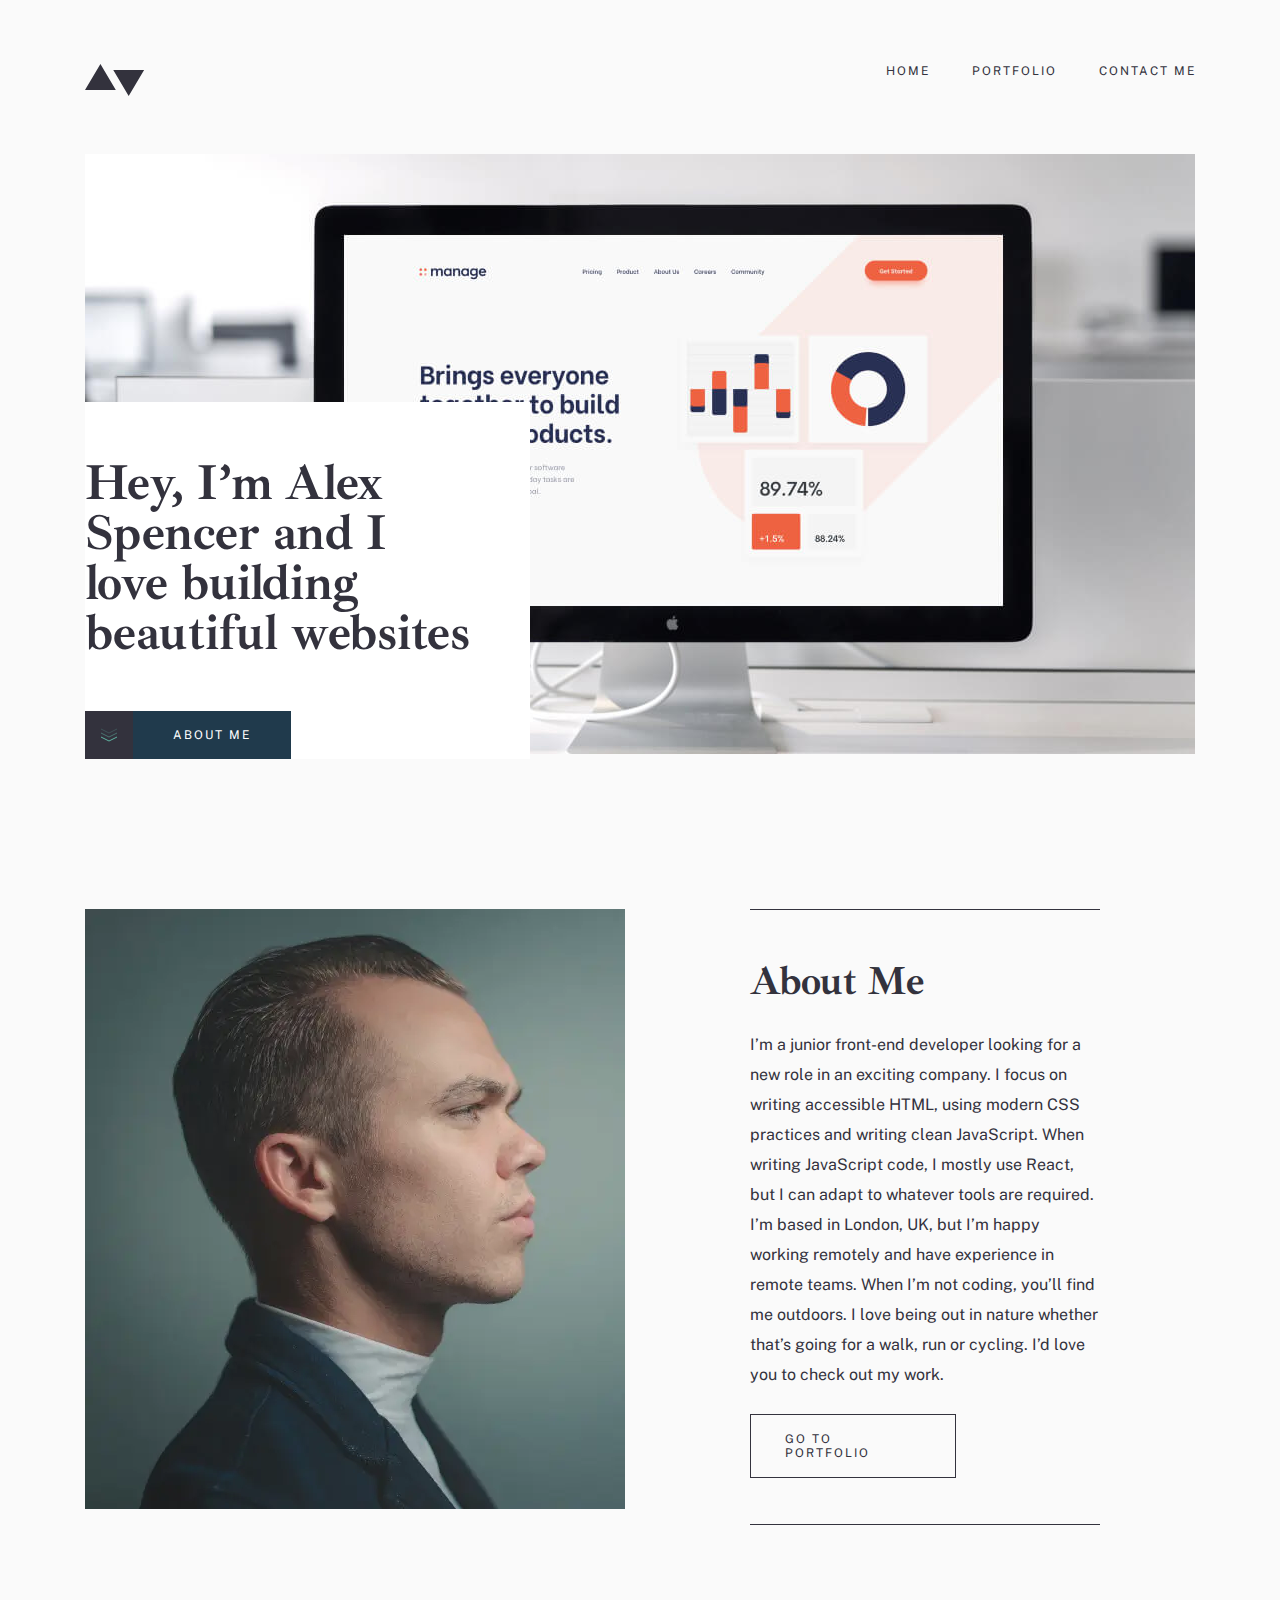
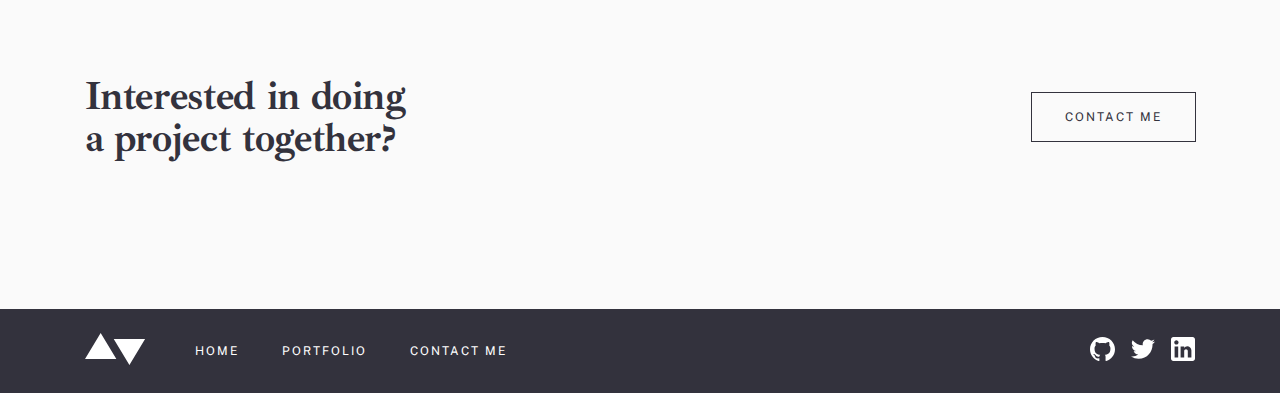
<file: index.html>
<!DOCTYPE html>
<html lang="en">
<head>
    <meta charset="UTF-8">
    <meta http-equiv="X-UA-Compatible" content="IE=edge">
    <meta name="viewport" content="width=device-width, initial-scale=1.0">
    <link rel="stylesheet" href="./css/main.css">
    <title>Home</title>
</head>
<body>
    <header class="header">
        <div class="container">
            <div class="header__row">
                <a class="header__link" href="./index.html">
                    <img 
                        class="header__logo" 
                        src="./images/h-logo.svg" 
                        width="60"
                        height="32"
                        alt="site-logo" >
                </a>
                <button class="header__menu">
                    <span class="visually-hidden">Menu</span>
                </button>
                <div class="header__wrapper">
                    <button class="header__close">
                        <span class="visually-hidden">Close</span>
                    </button>
                    <nav class="header__nav">
                        <a class="header__nav__link" href="./index.html">HOME</a>
                        <a class="header__nav__link" href="#">PORTFOLIO</a>
                        <a class="header__nav__link" href="./contact.html">CONTACT ME</a>
                    </nav>
                </div>
            </div>
        </div>
    </header>
    <section class="hero">
        <div class="container">
            <div class="hero__top">
                    <picture>
                        <source media="(max-width:375px)" 
                            width="311"
                            height="271"
                            srcset="./images/m-manage.jpg 1x , ./imgages/m-manage@2x.jpg 2x">

                        <source media="(max-width:768px)" 
                            width="688"
                            height="600"
                            srcset="./images/t-manage.jpg 1x , ./imgages/t-manage@2x.jpg 2x">

                        <img 
                            class="hero__top__img"
                            src="./images/manage.jpg" 
                            width="1110"
                            height="600"
                            srcset="./images/manage.jpg 1x , ./imgages/manage@2x.jpg 2x" 
                            alt="manage" >
                    </picture>
                
                <div class="hero__about">
                    <h2 class="hero__about__me">Hey, I’m Alex Spencer and I love building beautiful websites</h2>
                    <a href="#about" class="hero__link">
                        <div class="hero__wrapper">
                            <div class="hero__wrapper__left">
                            </div>
                            <div class="hero__wrapper__right">ABOUT ME</div>
                        </div>
                    </a>
                </div>
            </div>
        </div>
    </section>
    <section class="about" id="about">
        <div class="container">
            <div class="about__row">
                <div class="about__row__left">
                    <span class="visually-hidden">okaxon</span>
                </div>
                <div class="about__row__right">
                    <h2 class="about__row__right__title">About Me</h2>
                    <p class="about__row__right__paragraph">
                        I’m a junior front-end developer looking for a new role in an exciting company. I focus on writing accessible HTML, using modern CSS practices and writing clean JavaScript. When writing JavaScript code, I mostly use React, but I can adapt to whatever tools are required. I’m based in London, UK, but I’m happy working remotely and have experience in remote teams. When I’m not coding, you’ll find me outdoors. I love being out in nature whether that’s going for a walk, run or cycling. I’d love you to check out my work.
                    </p>
                    <a href="#" class="about__row__right__link">GO TO PORTFOLIO</a>
                </div>
            </div>
        </div>
    </section>
    <section class="contact">
        <div class="container contact__row">
            <h2 class="contact__row__paragraph">Interested in doing a project together?</h2>
            <a href="./contact.html" class="contact__row__link">CONTACT ME</a>
        </div>
    </section>
    <footer class="footer">
        <div class="container">
            <div class="footer__row">
                <a href="./index.html" class="footer__link">
                    <img 
                        src="./images/f-logo.svg" 
                        width="61"
                        height="32"
                        alt="site-logo" 
                        class="footer__logo">
                </a>
                <nav class="footer__nav">
                    <a class="footer__nav__link" href="./index.html">HOME</a>
                    <a class="footer__nav__link" href="#">PORTFOLIO</a>
                    <a class="footer__nav__link" href="./contact.html">CONTACT ME</a>
                </nav>
                <ul class="footer__list">
                    <li class="footer__list__item">
                        <a class="footer__list__link" target="blank" href="https://mushukcha.uz">
                            <img 
                                class="footer__list__img" 
                                src="./images/cat.svg" 
                                width="25"
                                height="24"
                                alt="cat">
                        </a>
                    </li>
                    <li class="footer__list__item">
                        <a class="footer__list__link" target="blank" href="https://twitter.com">
                            <img 
                                class="footer__list__img" 
                                src="./images/twitter.svg" 
                                width="24"
                                height="20"
                                alt="cat">
                        </a>
                    </li>
                    <li class="footer__list__item">
                        <a class="footer__list__link" target="blank" href="https://inline.com">
                            <img 
                                class="footer__list__img" 
                                src="./images/in.svg" 
                                width="24"
                                height="24"
                                alt="cat">
                        </a>
                    </li>
                </ul>
            </div>
        </div>
    </footer>
</body>
</html>
</file>
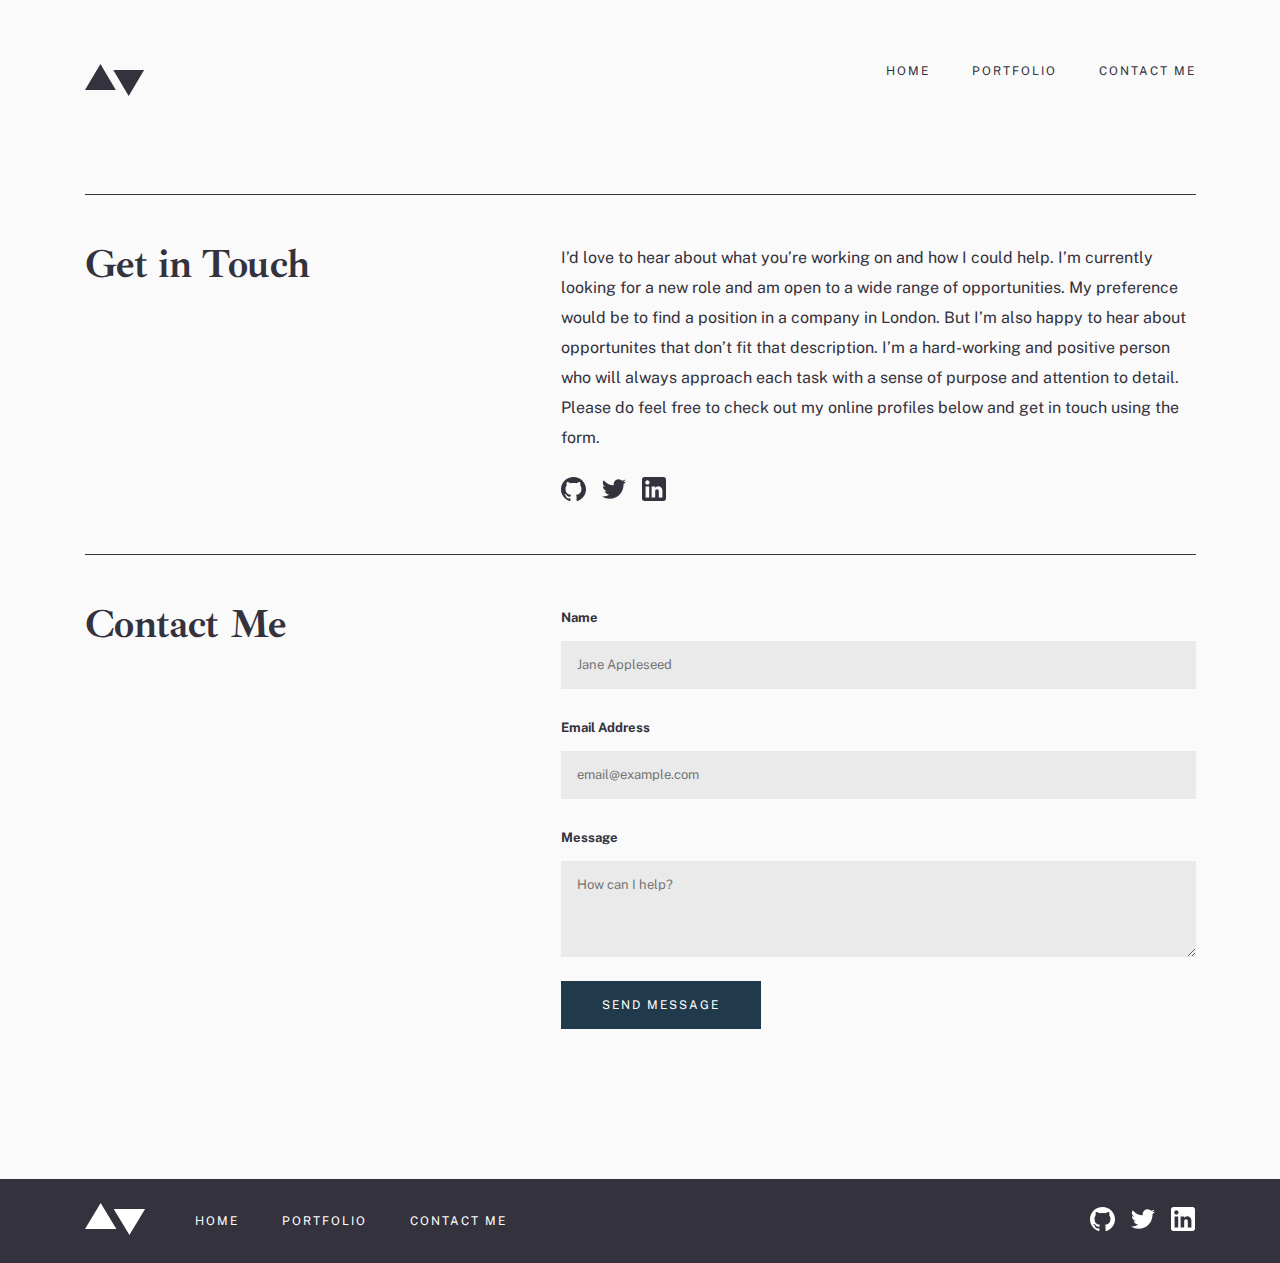
<file: contact.html>
<!DOCTYPE html>
<html lang="en">
<head>
    <meta charset="UTF-8">
    <meta http-equiv="X-UA-Compatible" content="IE=edge">
    <meta name="viewport" content="width=device-width, initial-scale=1.0">
    <link rel="stylesheet" href="./css/main.css">
    <title>Contactme</title>
</head>
<body>
    <header class="header">
        <div class="container">
            <div class="header__row">
                <a class="header__link" href="./index.html">
                    <img 
                        class="header__logo" 
                        src="./images/h-logo.svg" 
                        width="60"
                        height="32"
                        alt="site-logo" >
                </a>
                <button class="header__menu">
                    <span class="visually-hidden">Menu</span>
                </button>
                <div class="header__wrapper">
                    <button class="header__close">
                        <span class="visually-hidden">Close</span>
                    </button>
                    <nav class="header__nav">
                        <a class="header__nav__link" href="./index.html">HOME</a>
                        <a class="header__nav__link" href="#">PORTFOLIO</a>
                        <a class="header__nav__link" href="./cotact.html">CONTACT ME</a>
                    </nav>
                </div>
            </div>
        </div>
    </header>
    <section class="touch">
        <div class="container">
            <div class="touch__row">
                <h2 class="touch__title">Get in Touch</h2>
                <div class="touch__right">
                    <p class="touch__paragraph">
                        I’d love to hear about what you’re working on and how I could help. I’m currently looking for a new role and am open to a wide range of opportunities. My preference would be to find a position in a company in London. But I’m also happy to hear about opportunites that don’t fit that description. I’m a hard-working and positive person who will always approach each task with a sense of purpose and attention to detail. Please do feel free to check out my online profiles below and get in touch using the form.
                    </p>
                    <ul class="touch__list">
                        <li class="touch__list__item">
                            <a class="touch__list__link" target="blank" href="https://mushukcha.uz">
                                <img 
                                    class="touch__list__img" 
                                    src="./images/c-cat.svg" 
                                    width="25"
                                    height="24"
                                    alt="cat">
                            </a>
                        </li>
                        <li class="touch__list__item">
                            <a class="touch__list__link" target="blank" href="https://twitter.com">
                                <img 
                                    class="touch__list__img" 
                                    src="./images/c-twitter.svg" 
                                    width="24"
                                    height="20"
                                    alt="cat">
                            </a>
                        </li>
                        <li class="touch__list__item">
                            <a class="touch__list__link" target="blank" href="https://inline.com">
                                <img 
                                    class="touch__list__img" 
                                    src="./images/c-in.svg" 
                                    width="24"
                                    height="24"
                                    alt="cat">
                            </a>
                        </li>
                    </ul>
                </div>
            </div>
        </div>
    </section>
    <section class="snack">
        <div class="container">
            <div class="snack__row">
                <h2 class="snack__row__title">Contact Me</h2>
                <form class="snack__form" action="https://@echo.htmlacademy.ru">
                    <label class="snack__form__name"  for="name">Name</label>
                    <input type="text" id="name" name="name" class="snack__form__text" required placeholder="Jane Appleseed">
                    <label class="snack__form__address"  for="email">Email Address</label>
                    <input type="email" id="email" name="email" class="snack__form__email" required placeholder="email@example.com">
                    <label class="snack__form__message"  for="message">Message</label>
                    <textarea class="snack__form__textarea" name="message" id="message" required cols="30" rows="10" placeholder="How can I help?"></textarea>
                    <button class="snack__form__btn" type="submit">SEND MESSAGE</button>
                </form>
            </div>
        </div>
    </section>
    <footer class="footer">
        <div class="container">
            <div class="footer__row">
                <a href="./index.html" class="footer__link">
                    <img 
                        src="./images/f-logo.svg" 
                        width="61"
                        height="32"
                        alt="site-logo" 
                        class="footer__logo">
                </a>
                <nav class="footer__nav">
                    <a class="footer__nav__link" href="./index.html">HOME</a>
                    <a class="footer__nav__link" href="#">PORTFOLIO</a>
                    <a class="footer__nav__link" href="./contact.html">CONTACT ME</a>
                </nav>
                <ul class="footer__list">
                    <li class="footer__list__item">
                        <a class="footer__list__link" target="blank" href="https://mushukcha.uz">
                            <img 
                                class="footer__list__img" 
                                src="./images/cat.svg" 
                                width="25"
                                height="24"
                                alt="cat">
                        </a>
                    </li>
                    <li class="footer__list__item">
                        <a class="footer__list__link" target="blank" href="https://twitter.com">
                            <img 
                                class="footer__list__img" 
                                src="./images/twitter.svg" 
                                width="24"
                                height="20"
                                alt="cat">
                        </a>
                    </li>
                    <li class="footer__list__item">
                        <a class="footer__list__link" target="blank" href="https://inline.com">
                            <img 
                                class="footer__list__img" 
                                src="./images/in.svg" 
                                width="24"
                                height="24"
                                alt="cat">
                        </a>
                    </li>
                </ul>
            </div>
        </div>
    </footer>
</body>
</html>
</file>
<file: css/main.css>
/*! normalize.css v8.0.1 | MIT License | github.com/necolas/normalize.css */html{line-height:1.15;-webkit-text-size-adjust:100%}body{margin:0}main{display:block}h1{font-size:2em;margin:.67em 0}hr{box-sizing:content-box;height:0;overflow:visible}pre{font-family:monospace,monospace;font-size:1em}a{background-color:rgba(0,0,0,0)}abbr[title]{border-bottom:none;text-decoration:underline;-webkit-text-decoration:underline dotted;text-decoration:underline dotted}b,strong{font-weight:bolder}code,kbd,samp{font-family:monospace,monospace;font-size:1em}small{font-size:80%}sub,sup{font-size:75%;line-height:0;position:relative;vertical-align:baseline}sub{bottom:-0.25em}sup{top:-0.5em}img{border-style:none}button,input,optgroup,select,textarea{font-family:inherit;font-size:100%;line-height:1.15;margin:0}button,input{overflow:visible}button,select{text-transform:none}button,[type=button],[type=reset],[type=submit]{-webkit-appearance:button}button::-moz-focus-inner,[type=button]::-moz-focus-inner,[type=reset]::-moz-focus-inner,[type=submit]::-moz-focus-inner{border-style:none;padding:0}button:-moz-focusring,[type=button]:-moz-focusring,[type=reset]:-moz-focusring,[type=submit]:-moz-focusring{outline:1px dotted ButtonText}fieldset{padding:.35em .75em .625em}legend{box-sizing:border-box;color:inherit;display:table;max-width:100%;padding:0;white-space:normal}progress{vertical-align:baseline}textarea{overflow:auto}[type=checkbox],[type=radio]{box-sizing:border-box;padding:0}[type=number]::-webkit-inner-spin-button,[type=number]::-webkit-outer-spin-button{height:auto}[type=search]{-webkit-appearance:textfield;outline-offset:-2px}[type=search]::-webkit-search-decoration{-webkit-appearance:none}::-webkit-file-upload-button{-webkit-appearance:button;font:inherit}details{display:block}summary{display:list-item}template{display:none}[hidden]{display:none}.visually-hidden{position:absolute;white-space:nowrap;width:1px;height:1px;overflow:hidden;border:0;padding:0;clip:rect(0 0 0 0);-webkit-clip-path:inset(50%);clip-path:inset(50%);margin:-1px}*,*::before,*::after{box-sizing:border-box}html{scroll-behavior:smooth}body{margin:0;padding:0;background-color:#fafafa}.container{max-width:1175px;margin:0 auto;padding:0 32px}@font-face{font-family:"Ibarra Real Nova";font-style:normal;font-weight:400;src:url("../fonts/ibarra-real-nova-v20-latin-ext_latin-regular.woff2") format("woff2"),url("../fonts/ibarra-real-nova-v20-latin-ext_latin-regular.woff") format("woff")}@font-face{font-family:"Ibarra Real Nova";font-style:normal;font-weight:700;src:url("../fonts/ibarra-real-nova-v20-latin-ext_latin-700.woff2") format("woff2"),url("../fonts/ibarra-real-nova-v20-latin-ext_latin-700.woff") format("woff")}@font-face{font-family:"Public Sans";font-style:normal;font-weight:400;src:url("../fonts/public-sans-v14-latin-ext_latin-regular.woff2") format("woff2"),url("../fonts/public-sans-v14-latin-ext_latin-regular.woff") format("woff")}@font-face{font-family:"Public Sans";font-style:normal;font-weight:700;src:local(""),url("../fonts/public-sans-v14-latin-ext_latin-700.woff2") format("woff2"),url("../fonts/public-sans-v14-latin-ext_latin-700.woff") format("woff")}.header{padding:64px 0 54px 0}.header__row{display:flex;justify-content:space-between}.header__menu{display:none}.header__close{display:none}.header__nav{margin:0;padding:0;display:flex;align-items:center}.header__nav__link{text-decoration:none;font-family:"Public Sans";font-style:normal;font-weight:400;font-size:12px;line-height:14px;letter-spacing:2px;text-transform:uppercase;color:#33323d;margin-left:42px}.header__nav__link:first-child{margin-left:0}.header__nav__link:hover{color:#5fb4a2}@media only screen and (max-width: 768px){.header{padding:64px 0 47px 0}.header__row{display:flex;justify-content:space-between}.header__menu{display:none}.header__close{display:none}.header__nav{margin:0;padding:0;display:flex;align-items:center}.header__nav__link{text-decoration:none;font-family:"Public Sans";font-style:normal;font-weight:400;font-size:12px;line-height:14px;letter-spacing:2px;text-transform:uppercase;color:#33323d;margin-left:42px}.header__nav__link:first-child{margin-left:0}.header__nav__link:hover{color:#5fb4a2}}@media only screen and (max-width: 375px){.header{padding:32px 0 40px 0}.header__row{display:flex;justify-content:space-between}.header__menu{display:flex;align-self:center;width:24px;height:13px;background-color:rgba(0,0,0,0);border:none;background-image:url(../../images/menu.png);background-repeat:no-repeat;background-position:center;cursor:pointer}.header__wrapper{display:none;flex-direction:column}.header__close{display:flex;align-self:flex-end;width:18px;height:19px;background-color:rgba(0,0,0,0);border:none;background-image:url(../../images/close.png);background-repeat:no-repeat;background-position:center;cursor:pointer}.header__nav{margin:0;padding:0;padding:40px 63px;margin-top:30px;display:flex;flex-direction:column;background-color:#33323d;display:flex;align-items:center}.header__nav__link{margin:0;text-decoration:none;font-family:"Public Sans";font-style:normal;font-weight:400;font-size:12px;line-height:14px;letter-spacing:2px;text-transform:uppercase;color:#fff;margin-top:32px;display:flex;justify-content:center}.header__nav__link:first-child{margin-top:0}.header__nav__link:hover{color:#5fb4a2}}.footer{background-color:#33323d;margin-top:150px}.footer__row{display:flex;padding:24px 0}.footer__link{margin-right:49px}.footer__logo{width:61px;height:32px}.footer__nav{display:flex;align-items:center;margin:0;padding:0;margin-right:583px}.footer__nav__link{text-decoration:none;font-family:"Public Sans";font-style:normal;font-weight:400;font-size:12px;line-height:14px;letter-spacing:2px;text-transform:uppercase;color:#fff;margin-right:43px}.footer__nav__link:last-child{margin-right:0}.footer__nav__link:hover{color:#5fb4a2}.footer__list{margin:0;padding:0;list-style-type:none;display:flex;align-items:center}.footer__list__item{margin-left:16px}.footer__list__item:first-child{margin-left:0}@media only screen and (max-width: 768px){.footer{background-color:#33323d;margin-top:96px}.footer__row{display:flex;padding:24px 0}.footer__link{margin-right:49px}.footer__logo{width:61px;height:32px}.footer__nav{display:flex;align-items:center;margin:0;padding:0;margin-right:176px}.footer__nav__link{text-decoration:none;font-family:"Public Sans";font-style:normal;font-weight:400;font-size:12px;line-height:14px;letter-spacing:2px;text-transform:uppercase;color:#fff;margin-right:43px}.footer__nav__link:last-child{margin-right:0}.footer__nav__link:hover{color:#5fb4a2}.footer__list{margin:0;padding:0;list-style-type:none;display:flex;align-items:center}.footer__list__item{margin-left:16px}.footer__list__item:first-child{margin-left:0}}@media only screen and (max-width: 375px){.footer{background-color:#33323d;margin-top:80px}.footer__row{display:flex;flex-direction:column;padding:56px 0}.footer__link{margin:0;display:flex;align-self:center;margin-bottom:40px}.footer__logo{width:61px;height:32px}.footer__nav{display:flex;flex-direction:column;align-items:center;margin:0;padding:0;margin-bottom:40px}.footer__nav__link{margin:0;text-decoration:none;font-family:"Public Sans";font-style:normal;font-weight:400;font-size:12px;line-height:14px;letter-spacing:2px;text-transform:uppercase;color:#fff;margin-bottom:32px}.footer__nav__link:last-child{margin-bottom:0}.footer__nav__link:hover{color:#5fb4a2}.footer__list{margin:0;padding:0;list-style-type:none;display:flex;justify-content:center;align-items:center}.footer__list__item{margin-left:16px}.footer__list__item:first-child{margin-left:0}}.hero__top{position:relative}.hero__about{padding:56px 55px 0 0;position:absolute;background-color:#fff;bottom:0;left:0}.hero__about__me{margin:0;padding:0;margin-bottom:53px;font-family:"Ibarra Real Nova";font-style:normal;font-weight:700;font-size:50px;line-height:50px;letter-spacing:-0.446429px;color:#33323d;width:390px;height:200px}.hero__link{text-decoration:none}.hero__wrapper{display:flex;width:206px}.hero__wrapper__left{background-color:#33323d;background-image:url(../../images/line.svg);background-repeat:no-repeat;background-position:center;padding:18px 16px;width:48px;height:48px}.hero__wrapper__img{width:16px;height:12px}.hero__wrapper__right{background-color:#203a4c;padding:17px 40px;width:158px;height:48px;font-family:"Public Sans";font-style:normal;font-weight:400;font-size:12px;line-height:14px;text-align:center;letter-spacing:2px;text-transform:uppercase;color:#fff}.hero__wrapper:hover .hero__wrapper__left{background-color:#268873;background-image:url(../../images/hover-line.svg);background-repeat:no-repeat;background-position:center}.hero__wrapper:hover .hero__wrapper__right{background-color:#5fb4a2}@media only screen and (max-width: 768px){.hero__top{position:relative}.hero__top__img{width:704px;height:600px}.hero__about{padding:56px 56px 0 0;position:absolute;background-color:#fff;bottom:0;left:0}.hero__about__me{margin:0;padding:0;margin-bottom:48px;font-family:"Ibarra Real Nova";font-style:normal;font-weight:700;font-size:40px;line-height:42px;letter-spacing:-0.357143px;color:#33323d;width:458px;height:126px}.hero__link{text-decoration:none}.hero__wrapper{display:flex;width:206px}.hero__wrapper__left{background-color:#33323d;background-image:url(../../images/line.svg);background-repeat:no-repeat;background-position:center;padding:18px 16px;width:48px;height:48px}.hero__wrapper__img{width:16px;height:12px}.hero__wrapper__right{background-color:#203a4c;padding:17px 40px;width:158px;height:48px;font-family:"Public Sans";font-style:normal;font-weight:400;font-size:12px;line-height:14px;text-align:center;letter-spacing:2px;text-transform:uppercase;color:#fff}.hero__wrapper:hover .hero__wrapper__left{background-color:#268873;background-image:url(../../images/hover-line.svg);background-repeat:no-repeat;background-position:center}.hero__wrapper:hover .hero__wrapper__right{background-color:#5fb4a2}}@media only screen and (max-width: 375px){.hero__top{position:relative}.hero__top__img{width:311px;height:271px}.hero__about{position:relative;padding-top:24px;background-color:#fff}.hero__about__me{margin:0;padding:0;margin-bottom:32px;font-family:"Ibarra Real Nova";font-style:normal;font-weight:700;font-size:40px;line-height:42px;letter-spacing:-0.357143px;color:#33323d;width:311px;height:168px}.hero__link{text-decoration:none}.hero__wrapper{display:flex;width:206px}.hero__wrapper__left{background-color:#33323d;background-image:url(../../images/line.svg);background-repeat:no-repeat;background-position:center;padding:18px 16px;width:48px;height:48px}.hero__wrapper__img{width:16px;height:12px}.hero__wrapper__right{background-color:#203a4c;padding:17px 40px;width:158px;height:48px;font-family:"Public Sans";font-style:normal;font-weight:400;font-size:12px;line-height:14px;text-align:center;letter-spacing:2px;text-transform:uppercase;color:#fff}.hero__wrapper:hover .hero__wrapper__left{background-color:#268873;background-image:url(../../images/hover-line.svg);background-repeat:no-repeat;background-position:center}.hero__wrapper:hover .hero__wrapper__right{background-color:#5fb4a2}}.about{padding:150px 0}.about__row{display:flex}.about__row__left{width:540px;height:600px;display:flex;background-image:url(../../images/okaxon.webp);background-repeat:no-repeat;background-position:center}.about__row__right{display:flex;flex-direction:column;max-width:350px;margin-left:125px;border-top:1px solid #33323d;border-bottom:1px solid #33323d;padding:50px 0 46px 0}.about__row__right__title{margin:0;font-family:"Ibarra Real Nova";font-style:normal;font-weight:700;font-size:40px;line-height:42px;letter-spacing:-0.357143px;color:#33323d}.about__row__right__paragraph{margin:0;font-family:"Public Sans";font-style:normal;font-weight:400;font-size:16px;line-height:30px;color:#33323d;margin:28px 0 24px 0}.about__row__right__link{max-width:206px;text-decoration:none;padding:17px 34px;border:1px solid #33323d;font-family:"Public Sans";font-style:normal;font-weight:400;font-size:12px;line-height:14px;letter-spacing:2px;text-transform:uppercase;color:#33323d}.about__row__right__link:hover{background-color:#33323d;color:#f2f2f2}@media only screen and (max-width: 768px){.about{padding:96px 0}.about__row{display:flex}.about__row__left{width:281px;height:600px;display:flex;background-image:url(../../images/t-okaxon.webp);background-repeat:no-repeat;background-position:center}.about__row__right{display:flex;flex-direction:column;max-width:339px;margin-left:69px;border-top:1px solid #33323d;border-bottom:1px solid #33323d;padding:50px 0 46px 0}.about__row__right__title{margin:0;font-family:"Ibarra Real Nova";font-style:normal;font-weight:700;font-size:40px;line-height:42px;letter-spacing:-0.357143px;color:#33323d}.about__row__right__paragraph{margin:0;font-family:"Public Sans";font-style:normal;font-weight:400;font-size:16px;line-height:30px;color:#33323d;margin:28px 0 24px 0}.about__row__right__link{max-width:206px;text-decoration:none;padding:17px 34px;border:1px solid #33323d;font-family:"Public Sans";font-style:normal;font-weight:400;font-size:12px;line-height:14px;letter-spacing:2px;text-transform:uppercase;color:#33323d}.about__row__right__link:hover{background-color:#33323d;color:#f2f2f2}}@media only screen and (max-width: 375px){.about{padding:96px 0 115px 0}.about__row{display:flex;flex-direction:column}.about__row__left{width:311px;height:346px;display:flex;background-image:url(../../images/m-okaxon.webp);background-repeat:no-repeat;background-position:center}.about__row__right{display:flex;flex-direction:column;max-width:311px;margin-left:0;border-top:1px solid #33323d;border-bottom:1px solid #33323d;padding:32px 0 51px 0}.about__row__right__title{margin:0;font-family:"Ibarra Real Nova";font-style:normal;font-weight:700;font-size:40px;line-height:42px;letter-spacing:-0.357143px;color:#33323d}.about__row__right__paragraph{margin:0;font-family:"Public Sans";font-style:normal;font-weight:400;font-size:16px;line-height:30px;color:#33323d;margin:28px 0 24px 0}.about__row__right__link{max-width:206px;text-decoration:none;padding:17px 34px;border:1px solid #33323d;font-family:"Public Sans";font-style:normal;font-weight:400;font-size:12px;line-height:14px;letter-spacing:2px;text-transform:uppercase;color:#33323d}.about__row__right__link:hover{background-color:#33323d;color:#f2f2f2}}.contact__row{display:flex;justify-content:space-between}.contact__row__paragraph{margin:0;width:350px;font-family:"Ibarra Real Nova";font-style:normal;font-weight:700;font-size:40px;line-height:42px;letter-spacing:-0.357143px;color:#33323d}.contact__row__link{text-decoration:none;max-width:165px;padding:17px 33px;border:1px solid #33323d;font-family:"Public Sans";font-style:normal;font-weight:400;font-size:12px;line-height:14px;letter-spacing:2px;text-transform:uppercase;align-self:center;color:#33323d}.contact__row__link:hover{background-color:#33323d;color:#f2f2f2}@media only screen and (max-width: 768px){.contact__row{display:flex;justify-content:space-between}.contact__row__paragraph{margin:0;width:350px;font-family:"Ibarra Real Nova";font-style:normal;font-weight:700;font-size:40px;line-height:42px;letter-spacing:-0.357143px;color:#33323d}.contact__row__link{text-decoration:none;max-width:165px;padding:17px 33px;border:1px solid #33323d;font-family:"Public Sans";font-style:normal;font-weight:400;font-size:12px;line-height:14px;letter-spacing:2px;text-transform:uppercase;align-self:center;color:#33323d}.contact__row__link:hover{background-color:#33323d;color:#f2f2f2}}@media only screen and (max-width: 375px){.contact__row{display:flex;flex-direction:column}.contact__row__paragraph{margin:0;width:311px;text-align:center;font-family:"Ibarra Real Nova";font-style:normal;font-weight:700;font-size:40px;line-height:42px;letter-spacing:-0.357143px;color:#33323d;margin-bottom:40px}.contact__row__link{text-decoration:none;max-width:165px;padding:17px 33px;border:1px solid #33323d;font-family:"Public Sans";font-style:normal;font-weight:400;font-size:12px;line-height:14px;letter-spacing:2px;text-transform:uppercase;align-self:center;color:#33323d}.contact__row__link:hover{background-color:#33323d;color:#f2f2f2}}.touch__row{display:flex;justify-content:space-between;margin-top:40px;margin-bottom:48px;padding:48px 0;border-top:1px solid #33323d;border-bottom:1px solid #33323d}.touch__title{margin:0;width:350px;font-family:"Ibarra Real Nova";font-style:normal;font-weight:700;font-size:40px;line-height:42px;letter-spacing:-0.357143px;color:#33323d}.touch__paragraph{margin:0;width:635px;font-family:"Public Sans";font-style:normal;font-weight:400;font-size:16px;line-height:30px;color:#33323d;margin-bottom:24px}.touch__list{margin:0;padding:0;list-style-type:none;display:flex;align-items:center}.touch__list__item{margin-left:16px}.touch__list__item:first-child{margin-left:0}@media only screen and (max-width: 768px){.touch__row{display:flex;flex-direction:column;margin-top:40px;margin-bottom:32px;padding:32px 0;border-top:1px solid #33323d;border-bottom:1px solid #33323d}.touch__title{margin:0;width:350px;font-family:"Ibarra Real Nova";font-style:normal;font-weight:700;font-size:40px;line-height:42px;letter-spacing:-0.357143px;color:#33323d;margin-bottom:24px}.touch__paragraph{margin:0;width:635px;font-family:"Public Sans";font-style:normal;font-weight:400;font-size:15px;line-height:30px;color:#33323d;margin-bottom:24px}.touch__list{margin:0;padding:0;list-style-type:none;display:flex;align-items:center}.touch__list__item{margin-left:16px}.touch__list__item:first-child{margin-left:0}}@media only screen and (max-width: 375px){.touch__row{display:flex;flex-direction:column;margin-top:0;margin-bottom:32px;padding:24px 0 32px 0;border-top:1px solid #33323d;border-bottom:1px solid #33323d}.touch__title{margin:0;width:311px;font-family:"Ibarra Real Nova";font-style:normal;font-weight:700;font-size:40px;line-height:42px;letter-spacing:-0.357143px;color:#33323d;margin-bottom:24px}.touch__paragraph{margin:0;width:311px;font-family:"Public Sans";font-style:normal;font-weight:400;font-size:15px;line-height:30px;color:#33323d;margin-bottom:24px}.touch__list{margin:0;padding:0;list-style-type:none;display:flex;align-items:center}.touch__list__item{margin-left:16px}.touch__list__item:first-child{margin-left:0}}.snack__row{display:flex;justify-content:space-between}.snack__row__title{margin:0;width:350px;font-family:"Ibarra Real Nova";font-style:normal;font-weight:700;font-size:40px;line-height:42px;letter-spacing:-0.357143px;color:#33323d}.snack__form{display:flex;flex-direction:column}.snack__form__name{font-family:"Public Sans";font-style:normal;font-weight:700;font-size:13px;line-height:30px;color:#33323d;width:635px;margin-bottom:8px}.snack__form__text{padding:9px 0 9px 16px;width:635px;margin-bottom:24px;font-family:"Public Sans";font-style:normal;font-weight:400;font-size:13px;line-height:30px;color:#33323d;background-color:#eaeaeb;border:none}.snack__form__text:focus{border:1px solid #5fb4a2;color:#333}.snack__form__address{font-family:"Public Sans";font-style:normal;font-weight:700;font-size:13px;line-height:30px;color:#33323d;width:635px;margin-bottom:8px}.snack__form__email{padding:9px 0 9px 16px;width:635px;margin-bottom:24px;font-family:"Public Sans";font-style:normal;font-weight:400;font-size:13px;line-height:30px;color:#33323d;background-color:#eaeaeb;border:none}.snack__form__email:focus{border:1px solid #5fb4a2;color:#333}.snack__form__message{font-family:"Public Sans";font-style:normal;font-weight:700;font-size:13px;line-height:30px;color:#33323d;width:635px;margin-bottom:8px}.snack__form__textarea{padding:9px 0 0 16px;width:635px;height:96px;margin-bottom:24px;font-family:"Public Sans";font-style:normal;font-weight:400;font-size:13px;line-height:30px;color:#33323d;background-color:#eaeaeb;border:none}.snack__form__textarea:focus{border:1px solid #5fb4a2;color:#333}.snack__form__btn{width:200px;padding:17px 24px;background-color:#203a4c;font-family:"Public Sans";font-style:normal;font-weight:400;font-size:12px;line-height:14px;text-align:center;letter-spacing:2px;text-transform:uppercase;color:#fff;border:none}.snack__form__btn:hover{background-color:#5fb4a2}@media only screen and (max-width: 768px){.snack__row{display:flex;flex-direction:column}.snack__row__title{margin:0;width:350px;font-family:"Ibarra Real Nova";font-style:normal;font-weight:700;font-size:40px;line-height:42px;letter-spacing:-0.357143px;color:#33323d;margin-bottom:32px}.snack__form{display:flex;flex-direction:column}.snack__form__name{font-family:"Public Sans";font-style:normal;font-weight:700;font-size:13px;line-height:30px;color:#33323d;width:635px;margin-bottom:8px}.snack__form__text{padding:9px 0 9px 16px;width:704px;margin-bottom:24px;font-family:"Public Sans";font-style:normal;font-weight:400;font-size:13px;line-height:30px;color:#33323d;background-color:#eaeaeb;border:none}.snack__form__text:focus{border:1px solid #5fb4a2;color:#333}.snack__form__address{font-family:"Public Sans";font-style:normal;font-weight:700;font-size:13px;line-height:30px;color:#33323d;width:635px;margin-bottom:8px}.snack__form__email{padding:9px 0 9px 16px;width:704px;margin-bottom:24px;font-family:"Public Sans";font-style:normal;font-weight:400;font-size:13px;line-height:30px;color:#33323d;background-color:#eaeaeb;border:none}.snack__form__email:focus{border:1px solid #5fb4a2;color:#333}.snack__form__message{font-family:"Public Sans";font-style:normal;font-weight:700;font-size:13px;line-height:30px;color:#33323d;width:635px;margin-bottom:8px}.snack__form__textarea{padding:9px 0 0 16px;width:704px;height:96px;margin-bottom:24px;font-family:"Public Sans";font-style:normal;font-weight:400;font-size:13px;line-height:30px;color:#33323d;background-color:#eaeaeb;border:none}.snack__form__textarea:focus{border:1px solid #5fb4a2;color:#333}.snack__form__btn{width:200px;padding:17px 24px;background-color:#203a4c;font-family:"Public Sans";font-style:normal;font-weight:400;font-size:12px;line-height:14px;text-align:center;letter-spacing:2px;text-transform:uppercase;color:#fff;border:none}.snack__form__btn:hover{background-color:#5fb4a2}}@media only screen and (max-width: 768px){.snack__row{display:flex;flex-direction:column}.snack__row__title{margin:0;width:311px;font-family:"Ibarra Real Nova";font-style:normal;font-weight:700;font-size:40px;line-height:42px;letter-spacing:-0.357143px;color:#33323d;margin-bottom:24px}.snack__form{display:flex;flex-direction:column}.snack__form__name{font-family:"Public Sans";font-style:normal;font-weight:700;font-size:13px;line-height:30px;color:#33323d;width:37px;margin-bottom:8px}.snack__form__text{padding:9px 0 9px 16px;width:311px;margin-bottom:24px;font-family:"Public Sans";font-style:normal;font-weight:400;font-size:13px;line-height:30px;color:#33323d;background-color:#eaeaeb;border:none}.snack__form__text:focus{border:1px solid #5fb4a2;color:#333}.snack__form__address{font-family:"Public Sans";font-style:normal;font-weight:700;font-size:13px;line-height:30px;color:#33323d;width:90px;margin-bottom:8px}.snack__form__email{padding:9px 0 9px 16px;width:311px;margin-bottom:24px;font-family:"Public Sans";font-style:normal;font-weight:400;font-size:13px;line-height:30px;color:#33323d;background-color:#eaeaeb;border:none}.snack__form__email:focus{border:1px solid #5fb4a2;color:#333}.snack__form__message{font-family:"Public Sans";font-style:normal;font-weight:700;font-size:13px;line-height:30px;color:#33323d;width:56px;margin-bottom:8px}.snack__form__textarea{padding:9px 0 0 16px;width:311px;height:96px;margin-bottom:24px;font-family:"Public Sans";font-style:normal;font-weight:400;font-size:13px;line-height:30px;color:#33323d;background-color:#eaeaeb;border:none}.snack__form__textarea:focus{border:1px solid #5fb4a2;color:#333}.snack__form__btn{width:200px;padding:17px 24px;background-color:#203a4c;font-family:"Public Sans";font-style:normal;font-weight:400;font-size:12px;line-height:14px;text-align:center;letter-spacing:2px;text-transform:uppercase;color:#fff;border:none}.snack__form__btn:hover{background-color:#5fb4a2}}/*# sourceMappingURL=main.css.map */
</file>
